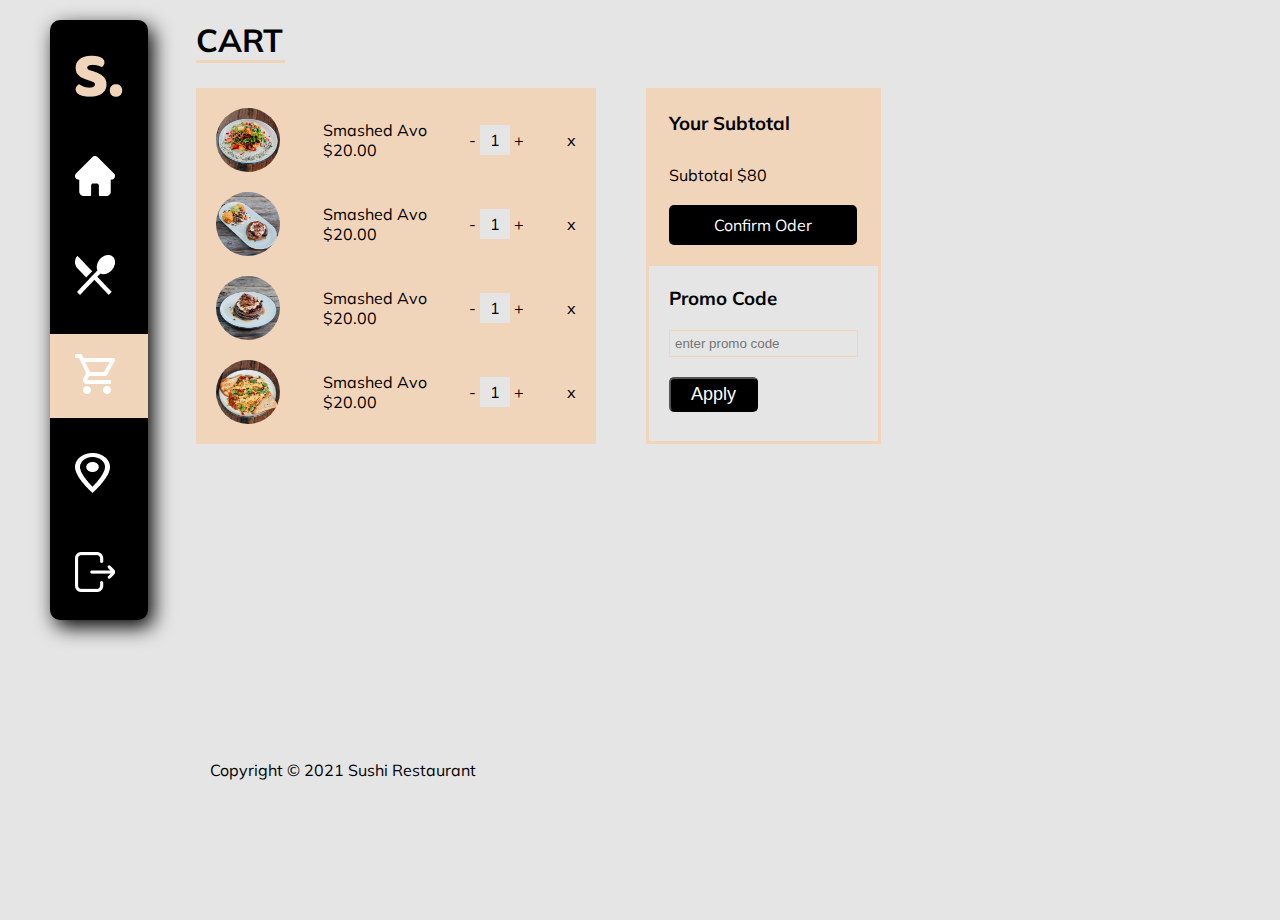
<file: SUSHI Project/cart.html>
<!DOCTYPE html>
<html lang="en">
<head>
    <meta charset="UTF-8">
    <meta http-equiv="X-UA-Compatible" content="IE=edge">
    <meta name="viewport" content="width=device-width, initial-scale=1.0">
    <title>Document</title>
    <link rel="stylesheet" href="cart.css">
</head>
<body>
  <div class="container">
      <nav class="side-bar">
          <ul>
              <li>
                  <a href="#">
                      <img src="S..png" alt="">
                  </a>
              </li>
              <li>
                  <a href="home.html">
                      <img src="Vector.png" alt="">
                  </a>
              </li>
              <li>
                  <a href="menu.html">
                      <img src="cart light.png" alt="">
                  </a>
              </li>
              <li class="current">
                  <a href="#">
                      <img src="shopping_cart_24px.png" alt="">
                  </a>
              </li>
              <li>
                  <a href="#">
                      <img src="place.png" alt="">
                  </a>
              </li>
              <li>
                  <a href="#">
                      <img src="shop.png" alt="">
                  </a>
              </li>
          </ul>
      </nav>

      <main class="contents">
          <h1 id="head">CART</h1>
          <div class="content">
              <div class="cart-div">
                  <div class="item">
                      <img src="Rectangle 9.png" alt="">
                      <div class="detail">
                          <p id="name">Smashed Avo</p>
                          <p>$20.00</p>
                      </div>
                      <p class="count">- <span id="num">1</span> +</p>
                      <p class="cancel">x</p>
                  </div>
                  <div class="item">
                      <img src="Rectangle 10.png" alt="">
                      <div class="detail">
                          <p id="name">Smashed Avo</p>
                          <p>$20.00</p>
                      </div>
                      <p class="count">- <span id="num">1</span> +</p>
                      <p class="cancel">x</p>
                  </div>
                  <div class="item">
                      <img src="Rectangle 11.png" alt="">
                      <div class="detail">
                          <p id="name">Smashed Avo</p>
                          <p>$20.00</p>
                      </div>
                      <p class="count">- <span id="num">1</span> +</p>
                      <p class="cancel">x</p>
                  </div>
                  <div class="item">
                      <img src="Rectangle 13.png" alt="">
                      <div class="detail">
                          <p id="name">Smashed Avo</p>
                          <p>$20.00</p>
                      </div>
                      <p class="count">- <span id="num">1</span> +</p>
                      <p class="cancel">x</p>
                  </div>
              </div>

              <div class="oder-div">
                  <div class="subTotal">
                      <h3>Your Subtotal</h3>
                      <p>Subtotal $80</p>
                      <a href="#" class="confirm">Confirm Oder</a>
                  </div>
                  <div class="promo">
                      <form>
                          <label for="code"><h3>Promo Code</h3></label>
                          <input type="number" name="code" id="code" placeholder="enter promo code">
                          <button type="submit" class="btn bg-dark text-light">Apply</button>
                      </form>
                  </div>
              </div>
          </div>
      </main>
  </div>

  <footer><p>Copyright © 2021 Sushi Restaurant</p></footer>
</body>
</html>
</file>
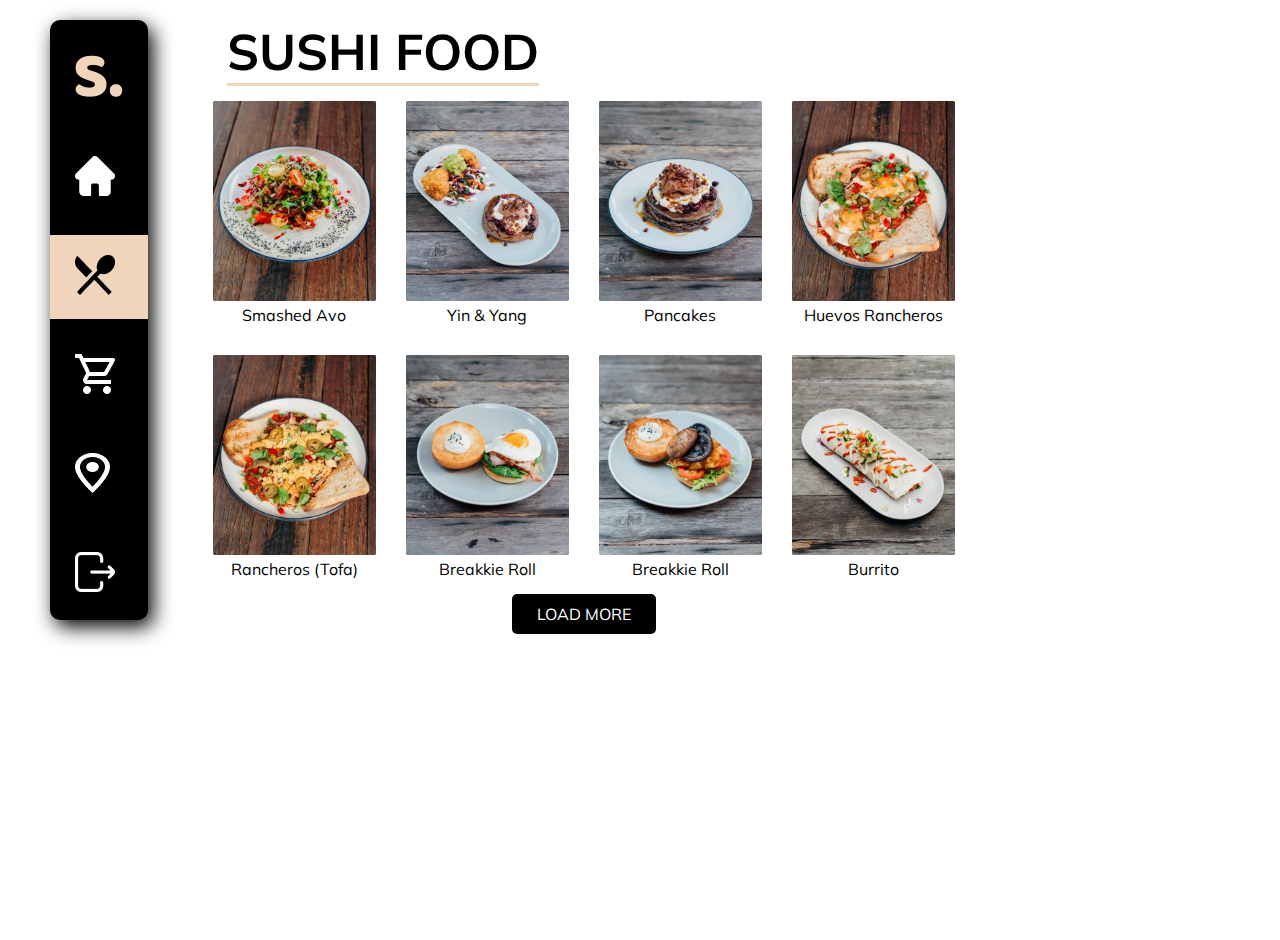
<file: SUSHI Project/menu.html>
<!DOCTYPE html>
<html lang="en">
<head>
    <meta charset="UTF-8">
    <meta http-equiv="X-UA-Compatible" content="IE=edge">
    <meta name="viewport" content="width=device-width, initial-scale=1.0">
   <link rel="stylesheet" href="menu.css">
    <title>Document</title>
</head>
<body>
  <div class="container">
    <nav class="side-bar">
<ul>
  <li>
    <a href="#">
<img src="S..png" alt="">
    </a>
  </li>
  <li>
    <a href="#">
<img src="Vector.png" alt="">
    </a>
  </li>
  <li class="current">
    <a href="#">
<img src="restaurant_menu_24px.png" alt="">
    </a>
  </li>
  <li>
    <a href="#">
<img src="shopping_cart_24px.png" alt="">
    </a>
  </li>
  <li>
    <a href="#">
<img src="place.png" alt="">
    </a>
  </li>
  <li>
    <a href="#">
<img src="shop.png" alt="">
    </a>
  </li>
</ul>
    </nav>

    <main class="contents">
<div class="row">
  <h1>SUSHI FOOD</h1>
</div>

<div class="row">

<div class="item">
  <img src="Rectangle 9.png" alt="">
<p>Smashed Avo</p>
</div>

<div class="item">
  <img src="Rectangle 10.png" alt="">
<p>Yin & Yang</p>
</div>

<div class="item">
  <img src="Rectangle 11.png" alt="">
<p>Pancakes</p>
</div>

<div class="item">
  <img src="Rectangle 12.png" alt="">
<p>Huevos Rancheros</p>
</div>
</div>

<div class="row">
  <div class="item">
    <img src="Rectangle 13.png" alt="">
  <p>Rancheros (Tofa)</p>
  </div>
  
  <div class="item">
    <img src="Rectangle 14.png" alt="">
  <p>Breakkie Roll</p>
  </div>
  
  <div class="item">
    <img src="Rectangle 15.png" alt="">
  <p>Breakkie Roll</p>
  </div>
  
  <div class="item">
    <img src="Rectangle 16.png" alt="">
  <p>Burrito</p>
</div>
</div>

<div class="row">
  <a href="#">LOAD MORE</a>
</div>

    </main>
  </div>
  
</body>
</file>
<file: SUSHI Project/cart.css>
@import url('https://fonts.googleapis.com/css2?family=Mulish:wght@400;500;600;700&display=swap');

*{
    padding: 0;
    margin: 0;
    box-sizing: border-box;
}

body{
    padding: 20px 50px;
    font-family: "Mulish", serif;
    background: #E5E5E5;
}

.container{
    display: flex;
    width: 100%;
    height: 100vh;
}

.side-bar{
    background: #000;
    border-radius: 10px;
    height: 600px;
    display: flex;
    flex-direction: column;
    align-items: space-around;
    box-shadow: 5px 7px 20px #000;
}

.side-bar li{
    list-style: none;
    width: 100%;
    padding: 20px;
    margin: 15px 0;
}

.side-bar a{
    padding: 5px;
    margin: 20px 0;
}

.current{
    background: #F1D5BB;
    color: #000;
}

.contents{
    margin-left: 3rem;
}

#head{
    border-bottom: 3px solid #F1D5BB;
    width: 13%;
    margin-bottom: 25px;
}

.content{
    margin-top: 1rem;
    display: flex;
}

.cart-div{
    background: #F1D5BB;
    width: 400px;
    padding: 10px;
}

.item{
    display: flex;
    justify-content: space-between;
    align-items: center;
    padding: 10px;
}

.item img{
    width: 4rem;
    height: 4rem;
    object-fit: cover;
    border-radius: 50%;
}

.oder-div{
    margin-left: 50px;
}

#num{
    background: #E5E5E5;
    padding: 5px 10px;
}

.oder-div{
    border: 3px solid #F1D5BB;
}

.subTotal{
    background: #F1D5BB;
    padding: 20px;
    width: 100%;
    height: 50%;
}

.subTotal h3{
    margin-bottom: 30px;
}

.subTotal a{
    background: #000;
    color: #fff;
    text-decoration: none;
    width: 120px;
    padding: 10px 45px;
    border-radius: 5px;
}

.subTotal p{
    margin-bottom: 30px;
}

.confirm{
    width: 100%;
    padding: 10px 0;
}

.promo{
    padding: 20px;
    display: flex;
    align-items: space-between;
}

form label{
    display: block;
}

form input{
    display: block;
    margin: 20px 0;
    padding: 5px;
    border: 1px solid #F1D5BB;
    background: #E5E5E5;
}

form button{
    padding: 5px 20px;
    background: #000;
    color: #fff;
    font-size: large;
    border-radius: 5px;
}

footer{
    margin-top: -10rem;
    margin-left: 10rem;
}
</file>
<file: SUSHI Project/menu.css>
@import url('https://fonts.googleapis.com/css2?family=Baloo+Bhai+2:wght@400;500;600&family=Mulish:wght@400;500;600&display=swap');


*{
    margin: 0;
    padding: 0;
    box-sizing: border-box;
}

body{
    padding: 20px 50px;
    font-family: "Mulish", serif;
}

.container{
    display: flex;
    width: 100%;
    height: 100vh;
}

.side-bar{
    background: black;
    border-radius: 10px;
    height: 600px;
    display: flex;
    flex-direction: column;
    align-items: space-around;
    box-shadow: 5px 7px 20px #000;
}

.side-bar li{
    list-style: none;
    width: 100%;
    padding: 20px;
    margin: 15px 0;   
}

.side-bar a{
    padding: 5px;
    margin: 20px 0;
}

.current{
    background: #F1D5BB;
}


.contents{
    margin-left: 50px;
    text-align: center ;
}

.row{
    display: flex;
   justify-content: center;
}

.row h1{
    border-bottom: 3px solid #F1D5BB ;
    font-size: 50px;
    margin-left: -52%;
}

.row a{
    text-decoration: none;
    background: #000;
    padding: 10px 25px;
    color: #fff;
    border-radius: 5px;
    
}

.item{
    margin: 15px;
}

.item img{
    height: 200px;
    object-fit: cover;
}
</file>
